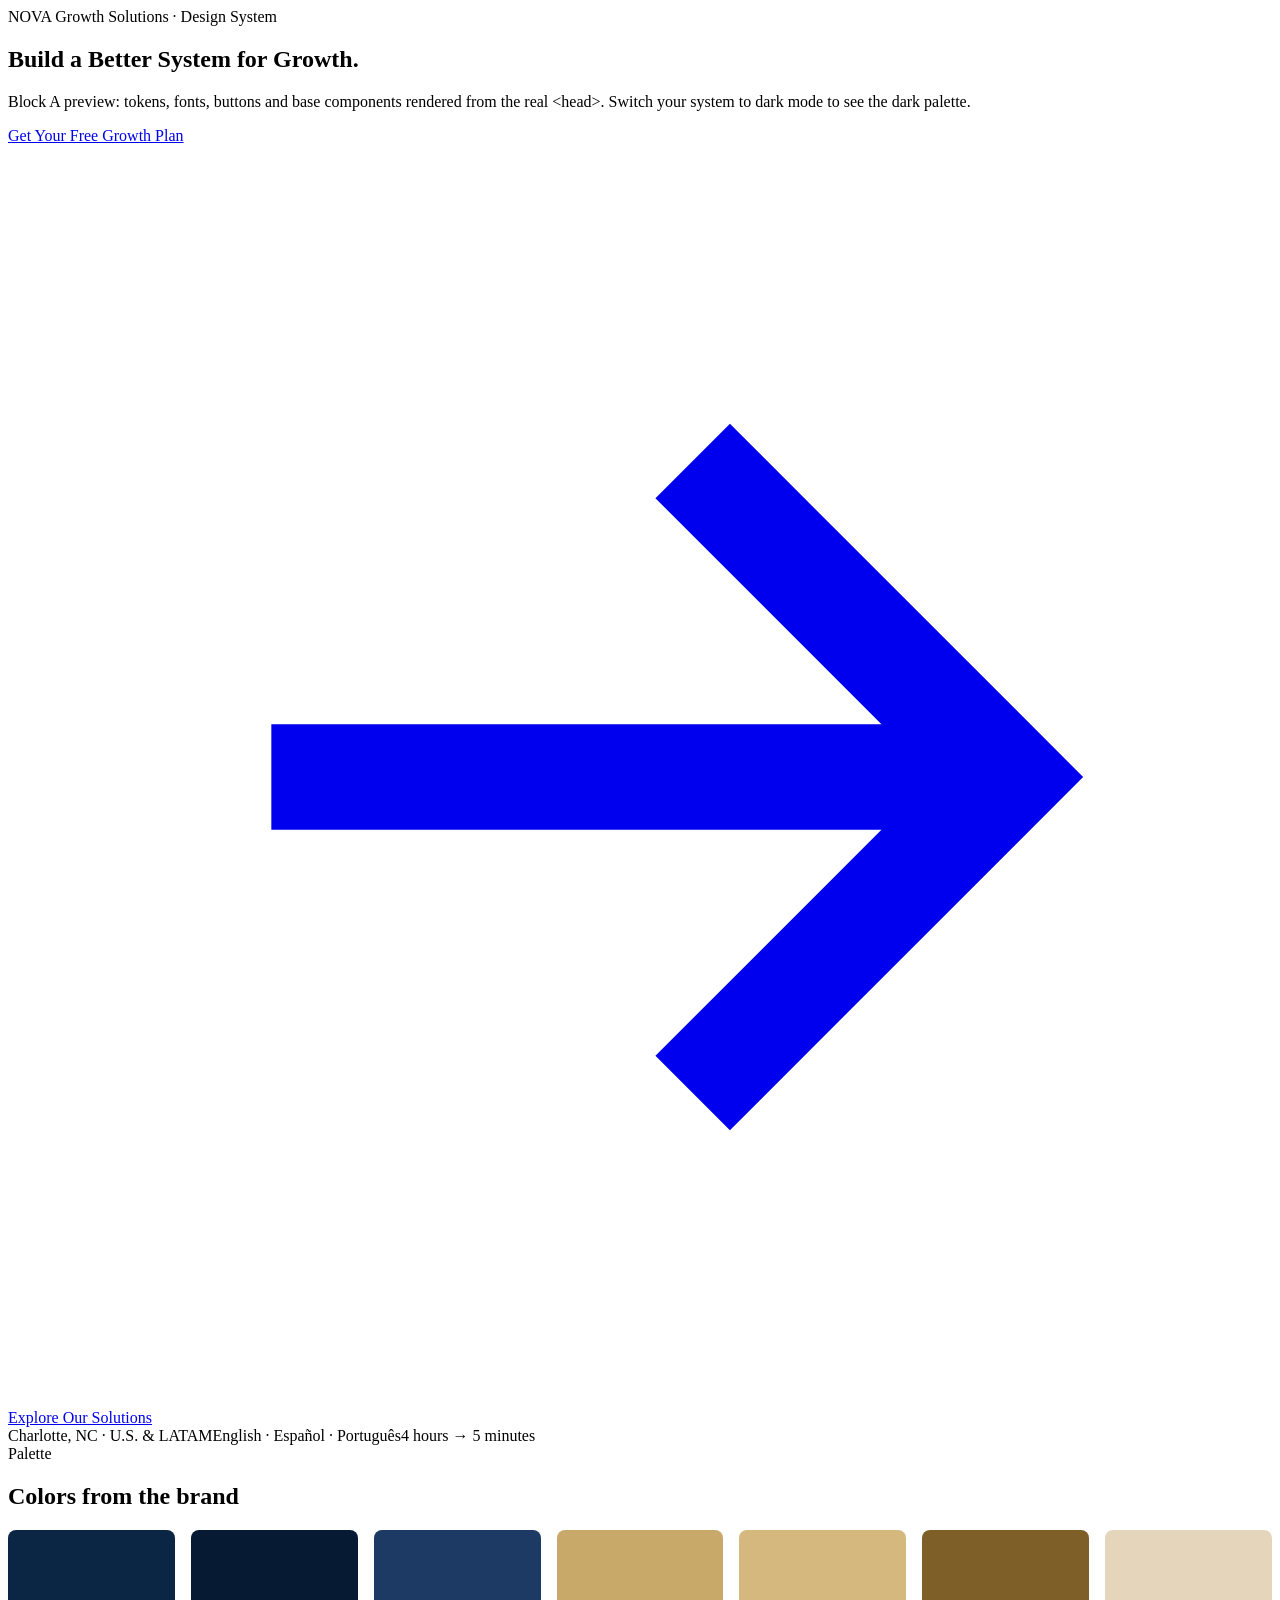
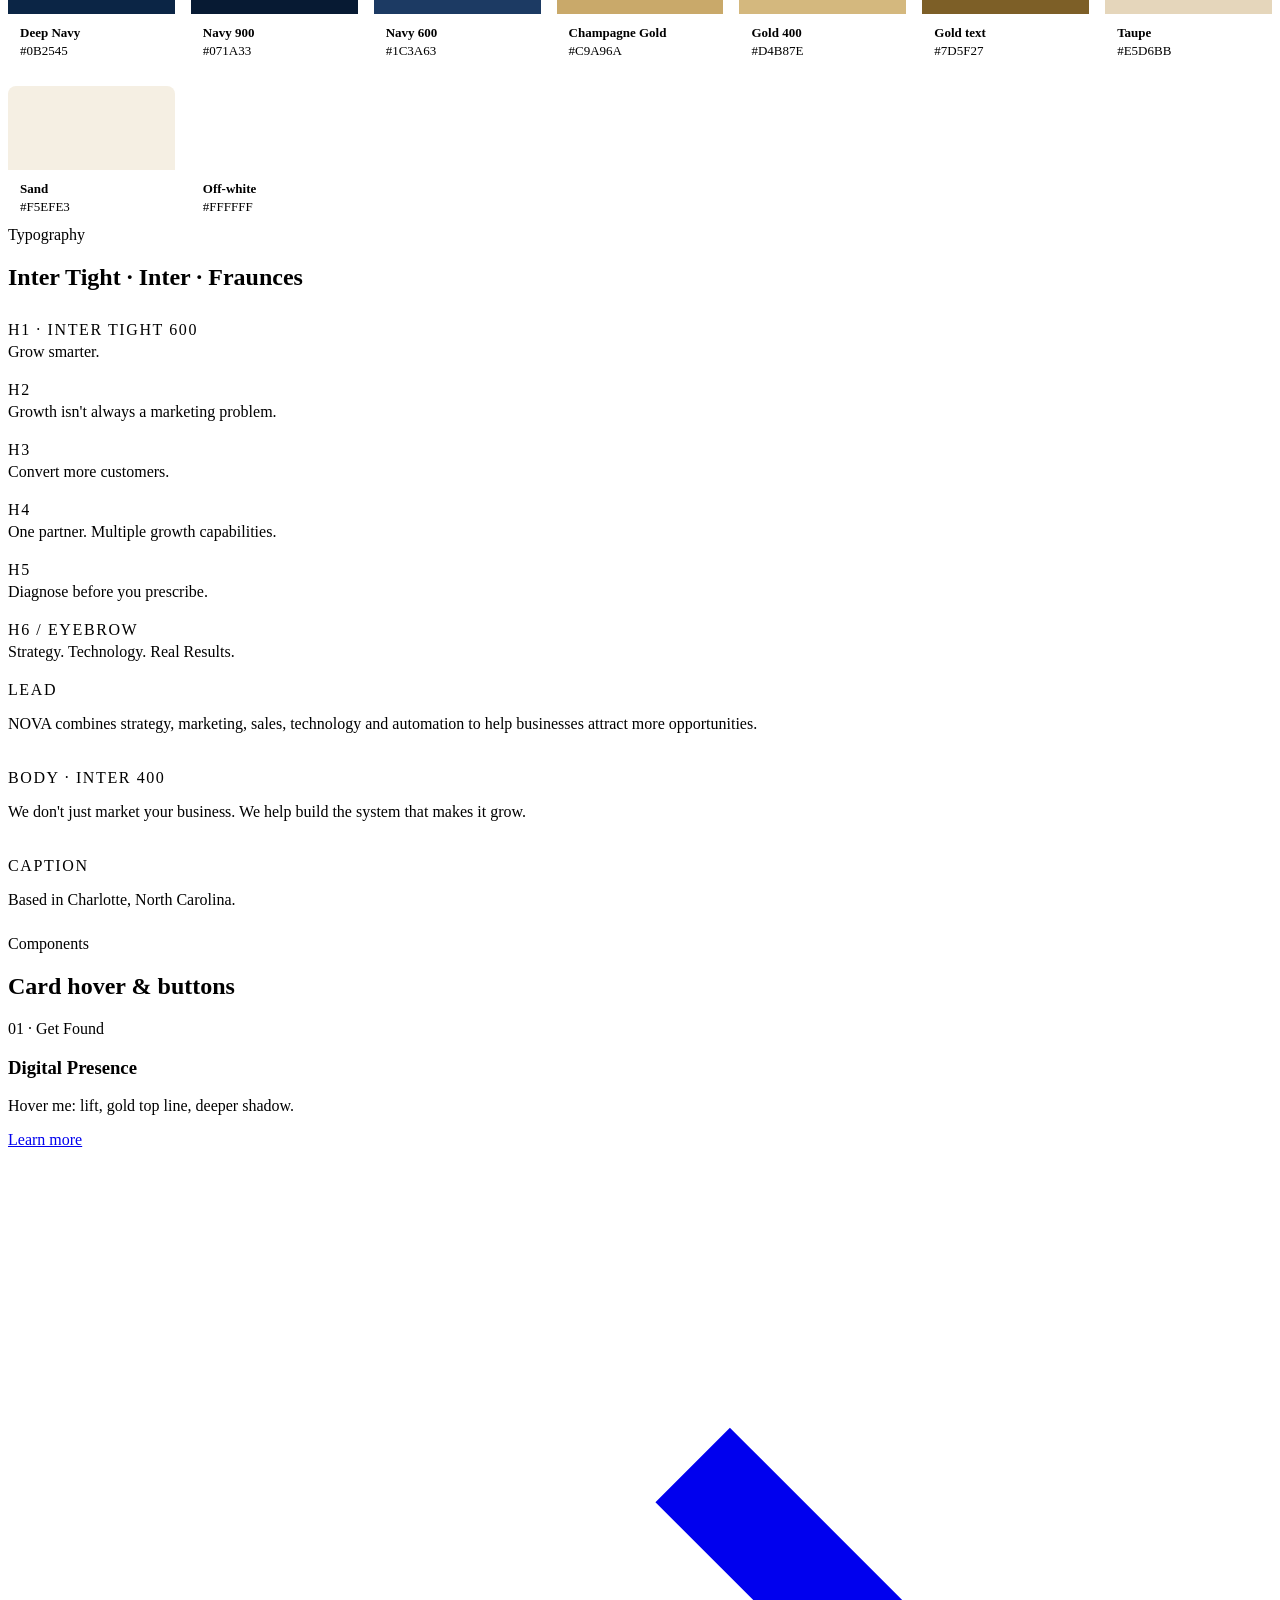
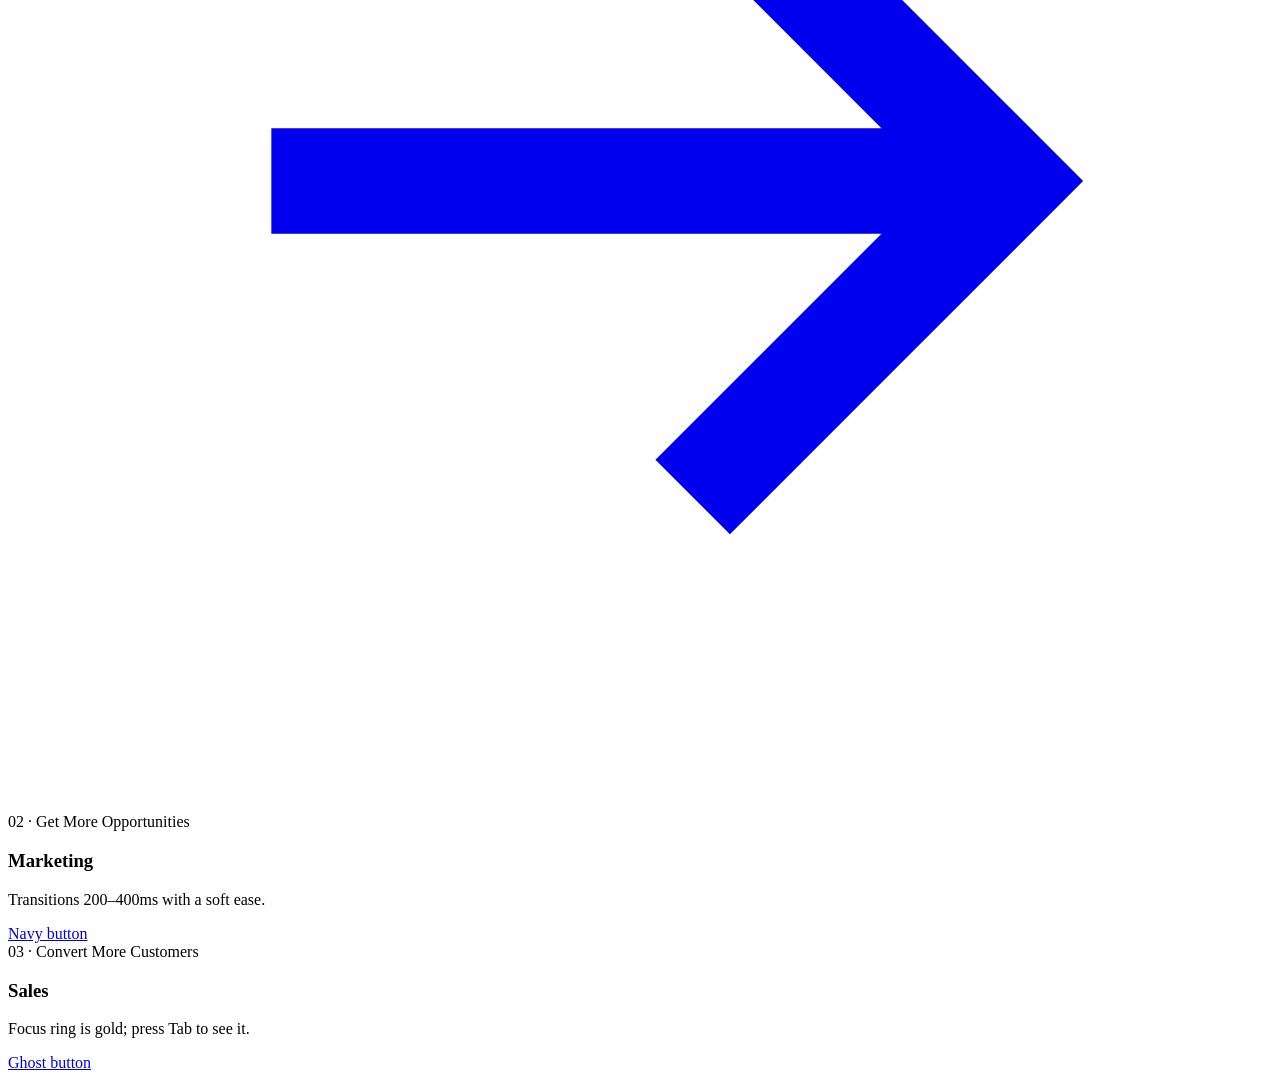
<file: fuente/src_completo/_preview-a.html>
<body>
<!-- BLOCK A PREVIEW — temporary style tile, removed when Block B is added -->
<style>
.sw{display:grid;grid-template-columns:repeat(auto-fill,minmax(150px,1fr));gap:16px}
.sw div{border-radius:8px;border:1px solid var(--border);overflow:hidden;background:var(--surface);font-size:13px}
.sw i{display:block;height:84px}
.sw span{display:block;padding:10px 12px;line-height:1.4}
.ts>*{padding-block:10px;border-bottom:1px solid var(--border)}
.ts small{display:block;font:500 12px var(--font-body);letter-spacing:.1em;text-transform:uppercase;color:var(--text-muted);margin-bottom:4px}
</style>
<section class="section section--inverse">
  <div class="container stack" style="gap:24px">
    <span class="eyebrow">NOVA Growth Solutions · Design System</span>
    <h1>Build a Better System for <span class="serif accent">Growth.</span></h1>
    <p class="lead">Block A preview: tokens, fonts, buttons and base components rendered from the real &lt;head&gt;. Switch your system to dark mode to see the dark palette.</p>
    <div class="cluster"><a class="btn btn--gold" href="#">Get Your Free Growth Plan <svg viewBox="0 0 24 24" fill="none" stroke="currentColor" stroke-width="2"><path d="M5 12h14M13 6l6 6-6 6"/></svg></a><a class="btn btn--ghost" href="#">Explore Our Solutions</a></div>
    <div class="cluster"><span class="chip">Charlotte, NC · U.S. &amp; LATAM</span><span class="chip">English · Español · Português</span><span class="chip">4 hours → 5 minutes</span></div>
  </div>
</section>
<section class="section">
  <div class="container">
    <div class="section-head"><span class="eyebrow">Palette</span><h2>Colors from the brand</h2></div>
    <div class="sw">
      <div><i style="background:#0B2545"></i><span><b>Deep Navy</b><br>#0B2545</span></div>
      <div><i style="background:#071A33"></i><span><b>Navy 900</b><br>#071A33</span></div>
      <div><i style="background:#1C3A63"></i><span><b>Navy 600</b><br>#1C3A63</span></div>
      <div><i style="background:#C9A96A"></i><span><b>Champagne Gold</b><br>#C9A96A</span></div>
      <div><i style="background:#D4B87E"></i><span><b>Gold 400</b><br>#D4B87E</span></div>
      <div><i style="background:#7D5F27"></i><span><b>Gold text</b><br>#7D5F27</span></div>
      <div><i style="background:#E5D6BB"></i><span><b>Taupe</b><br>#E5D6BB</span></div>
      <div><i style="background:#F5EFE3"></i><span><b>Sand</b><br>#F5EFE3</span></div>
      <div><i style="background:#FFFFFF"></i><span><b>Off-white</b><br>#FFFFFF</span></div>
    </div>
  </div>
</section>
<section class="section section--surface">
  <div class="container">
    <div class="section-head"><span class="eyebrow">Typography</span><h2>Inter Tight · Inter · <span class="serif accent">Fraunces</span></h2></div>
    <div class="ts">
      <div><small>H1 · Inter Tight 600</small><div class="h1">Grow smarter.</div></div>
      <div><small>H2</small><div class="h2">Growth isn't always a marketing problem.</div></div>
      <div><small>H3</small><div class="h3">Convert more customers.</div></div>
      <div><small>H4</small><div class="h4">One partner. Multiple growth capabilities.</div></div>
      <div><small>H5</small><div class="h5">Diagnose before you prescribe.</div></div>
      <div><small>H6 / Eyebrow</small><div class="h6">Strategy. Technology. Real Results.</div></div>
      <div><small>Lead</small><p class="lead">NOVA combines strategy, marketing, sales, technology and automation to help businesses attract more opportunities.</p></div>
      <div><small>Body · Inter 400</small><p>We don't just market your business. We help build the system that makes it grow.</p></div>
      <div><small>Caption</small><p class="caption">Based in Charlotte, North Carolina.</p></div>
    </div>
  </div>
</section>
<section class="section">
  <div class="container">
    <div class="section-head"><span class="eyebrow">Components</span><h2>Card hover &amp; buttons</h2></div>
    <div class="grid-3">
      <article class="card stack"><span class="h6 accent">01 · Get Found</span><h3 class="h4">Digital Presence</h3><p class="muted">Hover me: lift, gold top line, deeper shadow.</p><a class="link-arrow" href="#">Learn more <svg viewBox="0 0 24 24" fill="none" stroke="currentColor" stroke-width="2"><path d="M5 12h14M13 6l6 6-6 6"/></svg></a></article>
      <article class="card stack"><span class="h6 accent">02 · Get More Opportunities</span><h3 class="h4">Marketing</h3><p class="muted">Transitions 200–400ms with a soft ease.</p><a class="btn btn--navy" href="#">Navy button</a></article>
      <article class="card stack"><span class="h6 accent">03 · Convert More Customers</span><h3 class="h4">Sales</h3><p class="muted">Focus ring is gold; press Tab to see it.</p><a class="btn btn--ghost" href="#">Ghost button</a></article>
    </div>
  </div>
</section>
</body>
</html>
</file>
